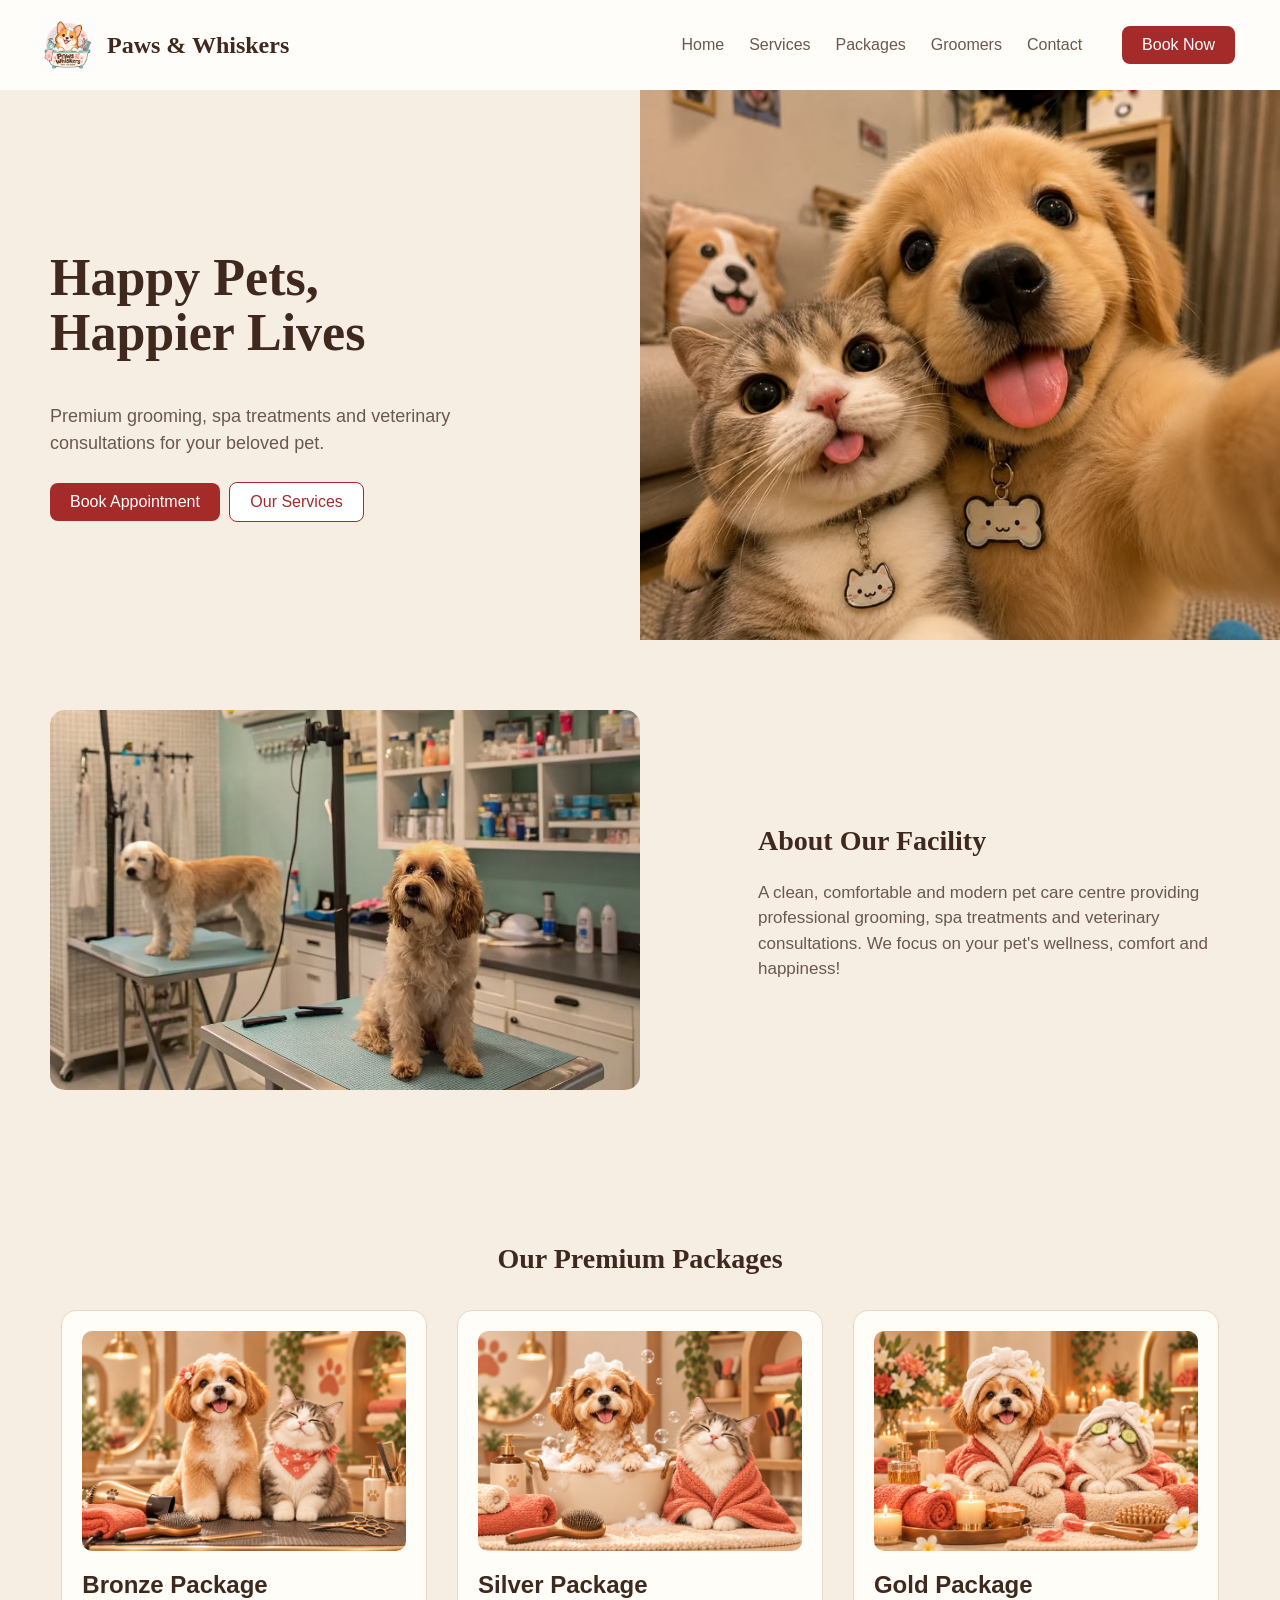
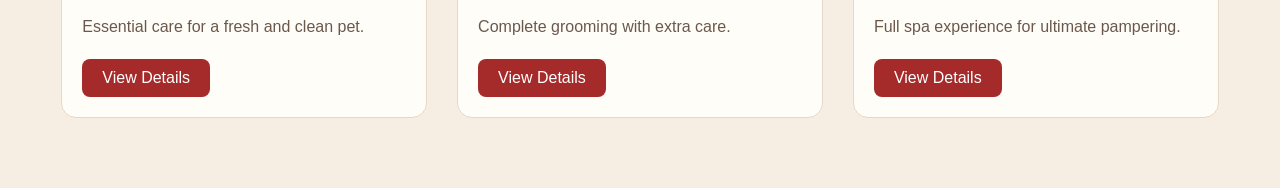
<file: index.html>
<!DOCTYPE html>
<html>

<head>
    <meta charset="UTF-8">
    <meta name="viewport" content="width=device-width, initial-scale=1.0">
    <title>Paws & Whiskers</title>

    <link rel="stylesheet" href="style.css">
    <link rel="stylesheet" href="index.css">
</head>

<body>

    <!-- Navigation Bar -->
    <nav class="navbar">

        <div class="nav-brand">

            <div class="nav-image-logo">
                <img src="images/Paws & Whiskers.png" alt="Paws & Whiskers Logo">
            </div>

            <div class="nav-title">
                <a href="index.html">Paws & Whiskers</a>
            </div>

        </div>

        <div class="nav-links">
            <a href="index.html">Home</a>
            <a href="service.html">Services</a>
            <a href="packages.html">Packages</a>
            <a href="groomers.html">Groomers</a>
            <a href="contact.html">Contact</a>
        </div>

        <a href="booking.html" class="button button-brown">
            Book Now
        </a>

    </nav>


    <!-- Main Section -->
    <section class="section">

        <div style="width:50%; padding-left:50px;">

            <h1 style="
                color:#3F281D;
                font-size:52px;
                font-family:Georgia, serif;
                line-height:1.05;
            ">
                Happy Pets,<br>
                Happier Lives
            </h1>

            <p style="
                color:#6B584D;
                font-size:18px;
                line-height:1.5;
                max-width:420px;
                margin-bottom:25px;
            ">
                Premium grooming, spa treatments and
                veterinary consultations for your beloved pet.
            </p>

            <a href="booking.html" class="button button-brown">
                Book Appointment
            </a>

            <a href="service.html" class="button button-white">
                Our Services
            </a>

        </div>


        <div style="width:50%;">

            <img
                src="images/dog-cat.jpg"
                alt="Dog and Cat"
                style="
                    width:100%;
                    height:550px;
                    object-fit:cover;
                    display:block;
                "
            >

        </div>

    </section>


    <!-- About Our Facility -->
    <section class="section facility-section">

        <div style="width:50%;">

            <img
                src="images/pet_saloon.jpg"
                alt="Salon Image"
                style="
                    width:100%;
                    height:380px;
                    object-fit:cover;
                    object-position:center 70%;
                    border-radius:15px;
                    display:block;
                "
            >

        </div>


        <div style="width:40%;">

            <h1 class="section-title">
                About Our   Facility
            </h1>

            <p style="font-size:17px; line-height:1.5;">
                A clean, comfortable and modern pet care centre
                providing professional grooming, spa treatments
                and veterinary consultations. We focus on your
                pet's wellness, comfort and happiness!
            </p>

        </div>

    </section>


    <!-- Premium Packages -->
    <section class="package-section">

        <h1 class="section-title">
            Our Premium Packages
        </h1>


        <div class="package-container">

            <!-- Bronze Package -->
            <div class="package-card">

                <img src="images/bronze_tier.png" alt="Bronze Package">

                <h2>Bronze Package</h2>

                <p>
                    Essential care for a fresh and clean pet.
                </p>

                <a href="packages.html" class="button button-brown">
                    View Details
                </a>

            </div>


            <!-- Silver Package -->
            <div class="package-card">

                <img src="images/silver_tier.png" alt="Silver Package">

                <h2>Silver Package</h2>

                <p>
                    Complete grooming with extra care.
                </p>

                <a href="packages.html" class="button button-brown">
                    View Details
                </a>

            </div>


            <!-- Gold Package -->
            <div class="package-card">

                <img src="images/gold_tier.png" alt="Gold Package">

                <h2>Gold Package</h2>

                <p>
                    Full spa experience for ultimate pampering.
                </p>

                <a href="packages.html" class="button button-brown">
                    View Details
                </a>

            </div>

        </div>

    </section>

</body>

</html>
</file>
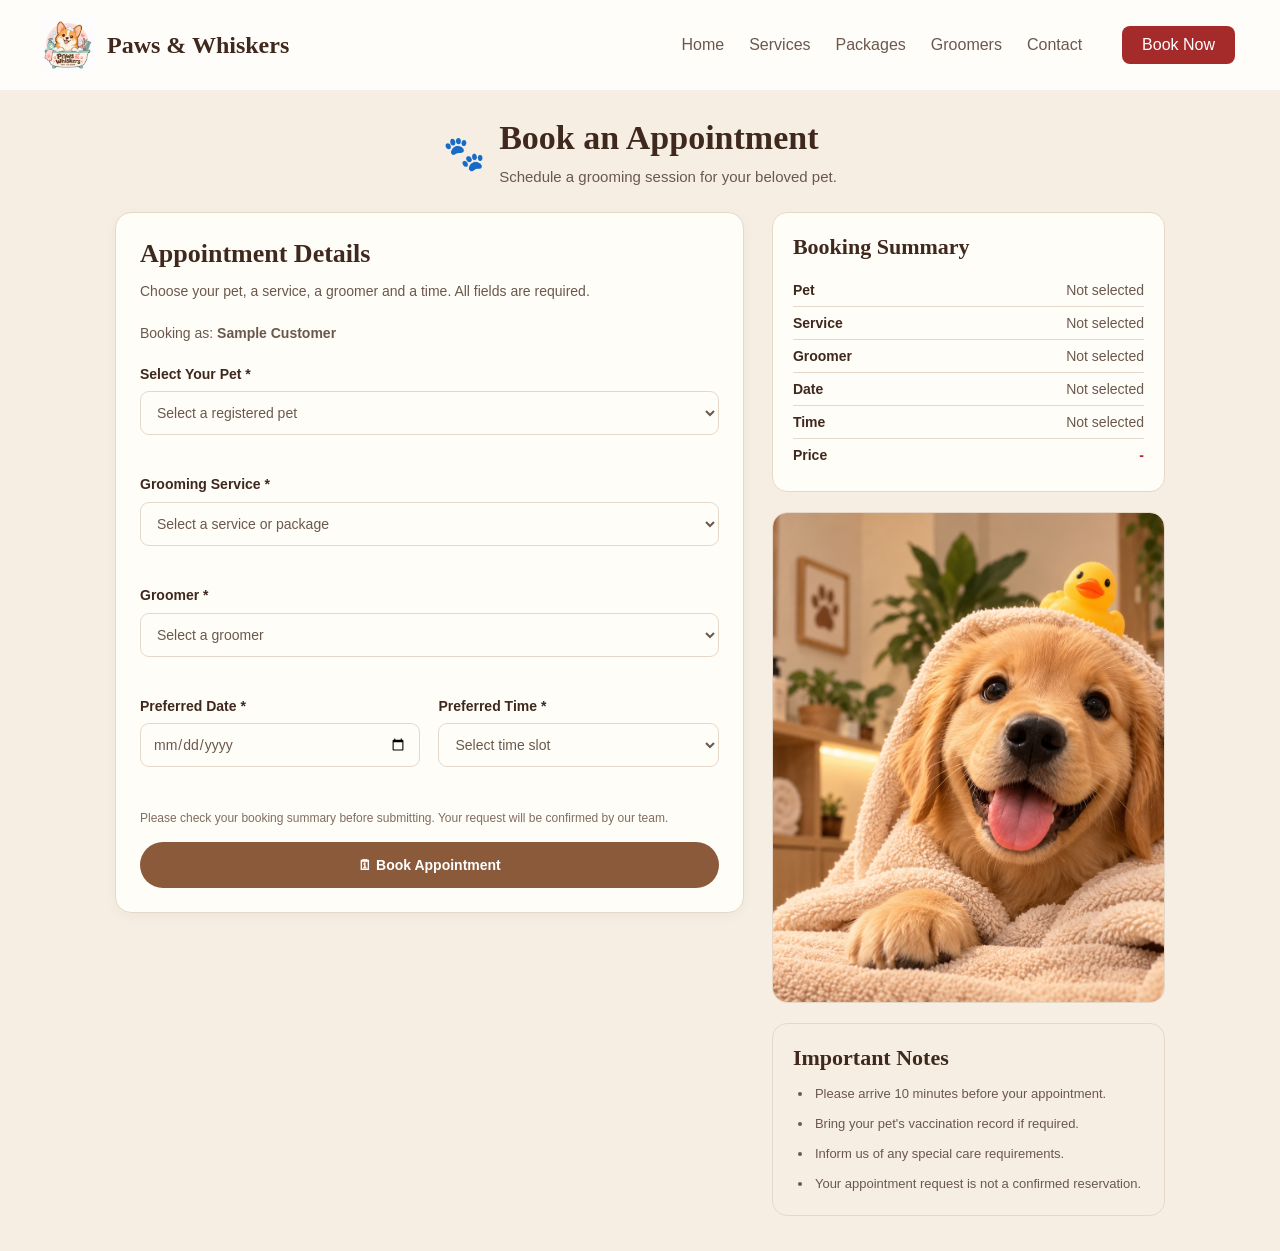
<file: booking.html>
<!DOCTYPE html>
<html lang="en">
<head>
    <meta charset="UTF-8">
    <meta name="viewport" content="width=device-width, initial-scale=1.0">
    <title>Booking | Paws &amp; Whiskers</title>

    <!-- Shared website styling -->
    <link rel="stylesheet" href="style.css">
    <!-- Booking page styling -->
    <link rel="stylesheet" href="booking.css">
    <!-- Field error and message styling -->
    <link rel="stylesheet" href="auth.css">
</head>

<body>

    <!-- Navigation Bar: existing design preserved -->
    <nav class="navbar" aria-label="Main navigation">
<div class="nav-brand">
    <!-- Website Logo -->
    <a href="index.html" class="nav-image-logo">
        <img src="images/Paws & Whiskers.png" alt="Paws & Whiskers Logo">
    </a>
    <!-- Website Name -->
    <div class="nav-title">
        <a href="index.html">Paws &amp; Whiskers</a>
    </div>
</div>
        <div class="nav-links">
            <a href="index.html">Home</a>
            <a href="service.html">Services</a>
            <a href="packages.html">Packages</a>
            <a href="groomers.html">Groomers</a>
            <a href="contact.html">Contact</a>
        </div>
        <a href="booking.html" class="button button-brown">
            Book Now
        </a>
    </nav>


    <!-- Main Booking Page -->
    <main class="booking-page">
        <!-- Centered Page Heading -->
        <header class="booking-header">
            <span class="booking-paw" aria-hidden="true">🐾</span>
            <div class="booking-heading-text">
                <h1>Book an Appointment</h1>
                <p>
                    Schedule a grooming session for your beloved pet.
                </p>
            </div>
        </header>


        <!-- Main Two-Column Layout -->
        <div class="booking-container">
            <!-- LEFT COLUMN: Booking Form -->
            <section class="booking-card">
                <h2 class="section-title">
                    Appointment Details
                </h2>
                <p class="booking-description">
                    Choose your pet, a service, a groomer and a time.
                    All fields are required.
                </p>

                <!-- BACKEND INTEGRATION (Faith): show the logged-in customer's name -->
                <p class="booking-description">
                    Booking as: <strong>Sample Customer</strong>
                </p>


                <!-- Feedback message (errors / success) -->
                <!-- BACKEND INTEGRATION (Faith): server booking errors can be shown here -->
                <div id="form-message" class="form-message" role="alert"></div>


                <!-- Booking Form -->
                <!-- BACKEND INTEGRATION (Faith): set the action to the agreed PHP file -->
                <form id="bookingForm" method="post" action="" novalidate>
                    <div class="booking-form-grid">

                        <!-- Registered Pet -->
                        <div class="form-group full-width">
                            <label for="booking-pet">
                                Select Your Pet *
                            </label>
                            <!--
                                BACKEND INTEGRATION (Faith):
                                Create one option for each of the customer's pets.
                                value = the pet's ID, data-type = Dog, Cat or Rabbit.
                                If the customer has no pets, show a message with a
                                link to dashboard.php so they can add one first.
                            -->
                            <select id="booking-pet" name="pet_id">
                                <option value="">Select a registered pet</option>
                                <!-- SAMPLE DATA START -->
                                <option value="1" data-type="Dog">Buddy (Dog)</option>
                                <option value="2" data-type="Cat">Milo (Cat)</option>
                                <option value="3" data-type="Rabbit">Snowy (Rabbit)</option>
                                <!-- SAMPLE DATA END -->
                            </select>
                            <p class="field-error" id="booking-pet-error"></p>
                        </div>


                        <!-- Grooming Service -->
                        <div class="form-group full-width">
                            <label for="booking-service">
                                Grooming Service *
                            </label>
                            <!--
                                BACKEND INTEGRATION (Faith):
                                Names, prices and pet types copied from service.html
                                and packages.html. Replace with services from the
                                database. data-pets lists the animals the service
                                is available for.
                            -->
                            <select id="booking-service" name="service">
                                <option value="">Select a service or package</option>
                                <optgroup label="Services">
                                    <option value="Basic Bath" data-price="30" data-pets="Dog Cat">Basic Bath - RM30</option>
                                    <option value="Full Grooming" data-price="60" data-pets="Dog Cat">Full Grooming - RM60</option>
                                    <option value="Hair Trimming" data-price="40" data-pets="Dog Cat">Hair Trimming - RM40</option>
                                    <option value="Nail Clipping" data-price="15" data-pets="Dog Cat Rabbit">Nail Clipping - RM15</option>
                                    <option value="Ear Cleaning" data-price="20" data-pets="Dog Cat">Ear Cleaning - RM20</option>
                                    <option value="Dental Cleaning" data-price="25" data-pets="Dog Cat">Dental Cleaning - RM25</option>
                                    <option value="De-shedding" data-price="40" data-pets="Dog Cat">De-shedding - RM40</option>
                                    <option value="Spa Treatment" data-price="50" data-pets="Dog Cat Rabbit">Spa Treatment - RM50</option>
                                </optgroup>
                                <optgroup label="Packages">
                                    <option value="Bronze Package" data-price="50" data-pets="Dog Cat">Bronze Package - RM50</option>
                                    <option value="Silver Package" data-price="80" data-pets="Dog Cat">Silver Package - RM80</option>
                                    <option value="Gold Package" data-price="120" data-pets="Dog Cat">Gold Package - RM120</option>
                                </optgroup>
                            </select>
                            <p class="field-error" id="booking-service-error"></p>
                        </div>


                        <!-- Groomer -->
                        <div class="form-group full-width">
                            <label for="booking-groomer">
                                Groomer *
                            </label>
                            <!-- BACKEND INTEGRATION (Faith): replace with groomers from the database (value = groomer ID) -->
                            <select id="booking-groomer" name="groomer">
                                <option value="">Select a groomer</option>
                                <option value="Sophie Wong">Sophie Wong - Cat grooming</option>
                                <option value="Alice Tan">Alice Tan - Small dog grooming</option>
                                <option value="Ryan Lim">Ryan Lim - Large dog grooming</option>
                                <option value="Daniel Ng">Daniel Ng - Rabbit grooming</option>
                            </select>
                            <p class="field-error" id="booking-groomer-error"></p>
                        </div>


                        <!-- Booking Date -->
                        <div class="form-group">
                            <label for="booking-date">
                                Preferred Date *
                            </label>
                            <input
                                type="date"
                                id="booking-date"
                                name="booking_date"
                            >
                            <p class="field-error" id="booking-date-error"></p>
                        </div>


                        <!-- Booking Time -->
                        <div class="form-group">
                            <label for="booking-time">
                                Preferred Time *
                            </label>
                            <select id="booking-time" name="booking_time">
                                <option value="">Select time slot</option>
                                <option value="09:00">09:00 AM</option>
                                <option value="10:00">10:00 AM</option>
                                <option value="11:00">11:00 AM</option>
                                <option value="12:00">12:00 PM</option>
                                <option value="13:00">01:00 PM</option>
                                <option value="14:00">02:00 PM</option>
                                <option value="15:00">03:00 PM</option>
                                <option value="16:00">04:00 PM</option>
                                <option value="17:00">05:00 PM</option>
                            </select>
                            <p class="field-error" id="booking-time-error"></p>
                        </div>
                    </div>


                    <!-- Disclaimer -->
                    <p class="booking-disclaimer">
                        Please check your booking summary before submitting.
                        Your request will be confirmed by our team.
                    </p>


                    <!-- Submit Button -->
                    <button
                        type="submit"
                        class="booking-submit"
                    >
                        🗓 Book Appointment
                    </button>
                </form>
            </section>


            <!-- RIGHT COLUMN: Image and Important Notes -->
            <aside class="booking-sidebar">
                <!-- Booking Summary (filled in by booking.js) -->
                <section class="booking-notes booking-summary">
                    <h2>Booking Summary</h2>
                    <dl>
                        <div>
                            <dt>Pet</dt>
                            <dd id="summary-pet">Not selected</dd>
                        </div>
                        <div>
                            <dt>Service</dt>
                            <dd id="summary-service">Not selected</dd>
                        </div>
                        <div>
                            <dt>Groomer</dt>
                            <dd id="summary-groomer">Not selected</dd>
                        </div>
                        <div>
                            <dt>Date</dt>
                            <dd id="summary-date">Not selected</dd>
                        </div>
                        <div>
                            <dt>Time</dt>
                            <dd id="summary-time">Not selected</dd>
                        </div>
                        <div>
                            <dt>Price</dt>
                            <dd id="summary-price">-</dd>
                        </div>
                    </dl>
                </section>


                <!-- Puppy Image -->
                <div class="booking-image-card">
                    <img
                        src="images/booking-puppy.png"
                        alt="Happy golden retriever wrapped in a towel after a bath"
                        class="booking-pet-image"
                    >
                </div>


                <!-- Important Notes -->
                <section class="booking-notes">
                    <h2>Important Notes</h2>
                    <ul>
                        <li>
                            Please arrive 10 minutes before your appointment.
                        </li>
                        <li>
                            Bring your pet's vaccination record if required.
                        </li>
                        <li>
                            Inform us of any special care requirements.
                        </li>
                        <li>
                            Your appointment request is not a confirmed reservation.
                        </li>
                    </ul>
                </section>
            </aside>
        </div>
    </main>


    <!-- Shared form helpers (showError, clearError, showFormMessage) -->
    <script src="auth.js"></script>
    <!-- Booking form validation and summary -->
    <script src="booking.js"></script>
</body>
</html>
</file>
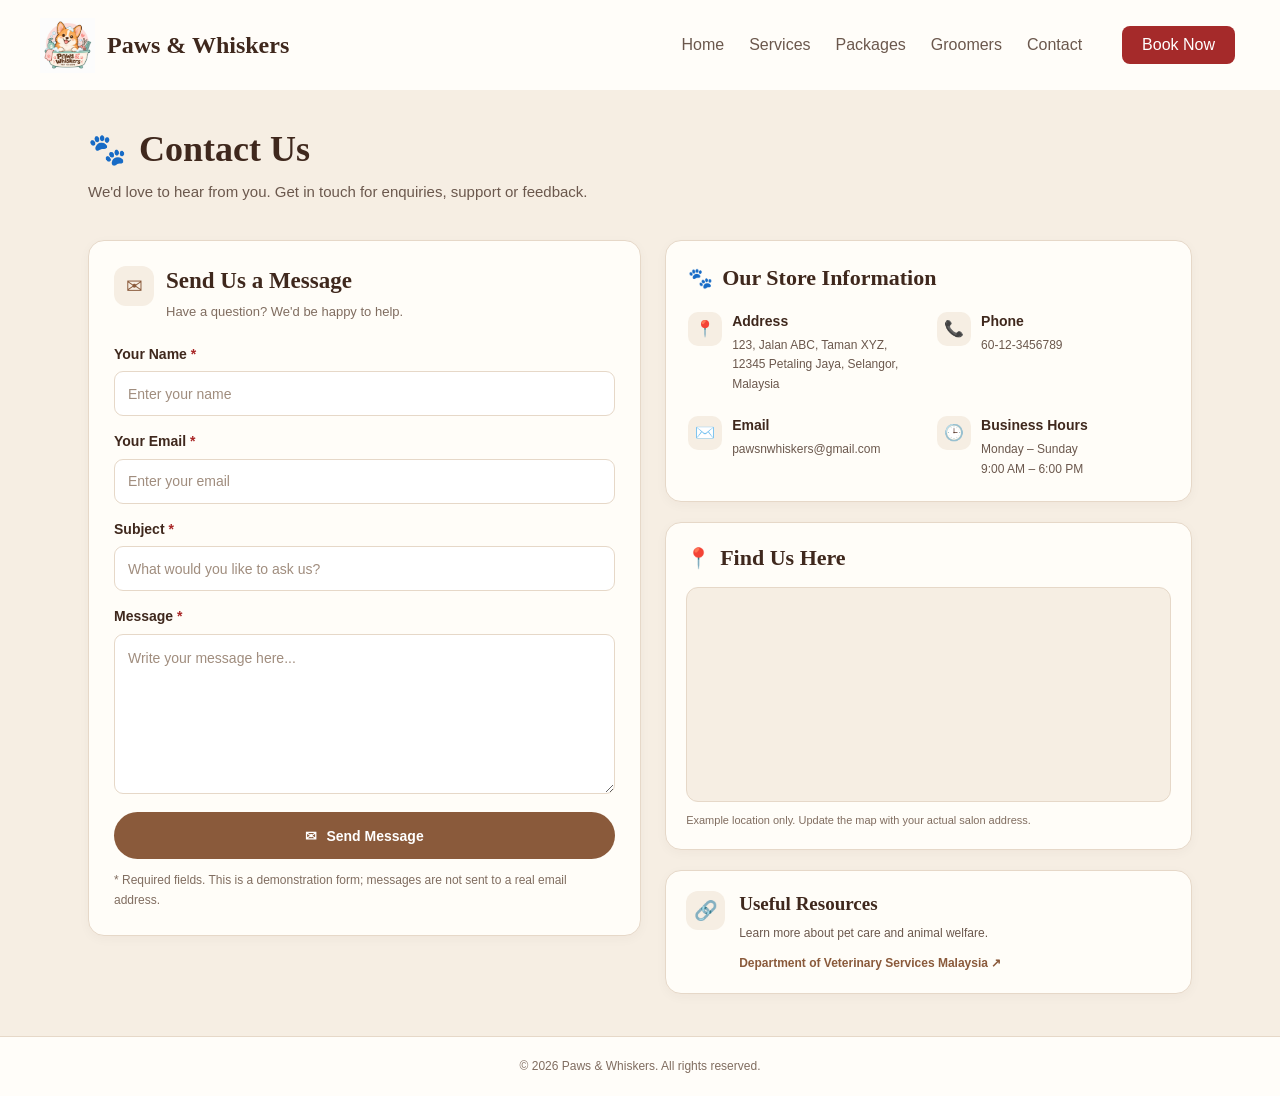
<file: contact.html>
<!DOCTYPE html>
<html lang="en">
<head>
    <meta charset="UTF-8">
    <meta name="viewport" content="width=device-width, initial-scale=1.0">
    <title>Contact Us | Paws & Whiskers</title>
    <!-- Shared website styles -->
    <link rel="stylesheet" href="style.css">
    <!-- Contact page styles -->
    <link rel="stylesheet" href="contact.css">
</head>

<body class="contact-page">
        <!-- Navigation Bar: existing design preserved -->
    <nav class="navbar" aria-label="Main navigation">
<div class="nav-brand">
    <!-- Website Logo -->
    <a href="index.html" class="nav-image-logo">
        <img src="images/Paws & Whiskers.png" alt="Paws & Whiskers Logo">
    </a>
    <!-- Website Name -->
    <div class="nav-title">
        <a href="index.html">Paws &amp; Whiskers</a>
    </div>
</div>
        <div class="nav-links">
            <a href="index.html">Home</a>
            <a href="service.html">Services</a>
            <a href="packages.html">Packages</a>
            <a href="groomers.html">Groomers</a>
            <a href="contact.html">Contact</a>
        </div>
        <a href="booking.html" class="button button-brown">
            Book Now
        </a>
    </nav>


    <!-- Main Contact -->

    <main class="contact-main">
        <!-- Page Heading -->
        <section class="contact-hero">
            <div class="contact-heading">
                <div class="contact-title-row">
                    <span class="contact-title-paw" aria-hidden="true">
                        🐾
                    </span>
                    <h1>Contact Us</h1>
                </div>
                <p>
                    We'd love to hear from you. Get in touch for enquiries,
                    support or feedback.
                </p>
            </div>
        </section>


        <div class="contact-content">
            <section class="contact-form-card">
                <div class="contact-card-heading">
                    <span class="contact-small-icon" aria-hidden="true">
                        ✉
                    </span>
                    <div>
                        <h2>Send Us a Message</h2>
                        <p>
                            Have a question? We'd be happy to help.
                        </p>
                    </div>
                </div>


                <!-- Contact Form -->
                <form class="contact-form" id="contactForm">
                    <!-- Name -->
                    <div class="contact-form-group">
                        <label for="contact-name">
                            Your Name <span>*</span>
                        </label>
                        <input
                            type="text"
                            id="contact-name"
                            name="name"
                            placeholder="Enter your name"
                            autocomplete="name"
                            required
                        >
                    </div>


                    <!-- Email -->
                    <div class="contact-form-group">
                        <label for="contact-email">
                            Your Email <span>*</span>
                        </label>
                        <input
                            type="email"
                            id="contact-email"
                            name="email"
                            placeholder="Enter your email"
                            autocomplete="email"
                            required
                        >
                    </div>

                    <!-- Subject -->
                    <div class="contact-form-group">
                        <label for="contact-subject">
                            Subject <span>*</span>
                        </label>
                        <input
                            type="text"
                            id="contact-subject"
                            name="subject"
                            placeholder="What would you like to ask us?"
                            required
                        >
                    </div>


                    <!-- Message -->
                    <div class="contact-form-group">
                        <label for="contact-message">
                            Message <span>*</span>
                        </label>
                        <textarea
                            id="contact-message"
                            name="message"
                            placeholder="Write your message here..."
                            rows="6"
                            required
                        ></textarea>
                    </div>


                    <!-- Submit Button -->
                    <button
                        type="submit"
                        class="contact-submit"
                    >
                        <span aria-hidden="true">✉</span>
                        Send Message
                    </button>


                    <p class="contact-form-note">
                        * Required fields. This is a demonstration form;
                        messages are not sent to a real email address.
                    </p>
                </form>
            </section>



            <div class="contact-right">
                <section class="contact-info-card">
                    <div class="contact-section-heading">
                        <span aria-hidden="true">🐾</span>
                        <h2>Our Store Information</h2>
                    </div>

                    <div class="contact-info-grid">
                        <!-- Address -->
                        <div class="contact-info-item">
                            <div class="contact-info-icon" aria-hidden="true">
                                📍
                            </div>
                            <div class="contact-info-text">
                                <h3>Address</h3>
                                <p>
                                    123, Jalan ABC, Taman XYZ, 12345 Petaling Jaya, Selangor, Malaysia
                                </p>
                            </div>
                        </div>


                        <!-- Phone -->
                        <div class="contact-info-item">
                            <div class="contact-info-icon" aria-hidden="true">
                                📞
                            </div>
                            <div class="contact-info-text">
                                <h3>Phone</h3>
                                <p>
                                    60-12-3456789
                                </p>
                            </div>
                        </div>



                        <!-- Email -->
                        <div class="contact-info-item">
                            <div class="contact-info-icon" aria-hidden="true">
                                ✉️
                            </div>
                            <div class="contact-info-text">
                                <h3>Email</h3>
                                <p>
                                    pawsnwhiskers@gmail.com
                                </p>
                            </div>
                        </div>


                        <!-- Business Hours -->
                        <div class="contact-info-item">
                            <div class="contact-info-icon" aria-hidden="true">
                                🕒
                            </div>
                            <div class="contact-info-text">
                                <h3>Business Hours</h3>
                                <p>Monday – Sunday</p>
                                <p>9:00 AM – 6:00 PM</p>
                            </div>
                        </div>
                    </div>
                </section>

                <section class="contact-map">
                    <div class="contact-section-heading">
                        <span aria-hidden="true">📍</span>
                        <h2>Find Us Here</h2>
                    </div>

                    <div class="contact-map-frame">
                        <iframe
                            src="https://www.google.com/maps?q=Petaling+Jaya%2C+Selangor&output=embed"
                            title="Example map showing Petaling Jaya, Selangor"
                            loading="lazy"
                            referrerpolicy="no-referrer-when-downgrade"
                            allowfullscreen
                        ></iframe>
                    </div>
                    <p class="contact-map-note">
                        Example location only. Update the map with your
                        actual salon address.
                    </p>
                </section>


                <section class="contact-resources">
                    <div class="resource-icon" aria-hidden="true">
                        🔗
                    </div>
                    <div class="resource-content">
                        <h2>Useful Resources</h2>
                        <p>
                            Learn more about pet care and animal welfare.
                        </p>
                        <a
                            href="https://www.dvs.gov.my/"
                            target="_blank"
                            rel="noopener noreferrer"
                        >
                            Department of Veterinary Services Malaysia

                            <span aria-hidden="true">↗</span>
                        </a>
                    </div>
                </section>
            </div>
        </div>
    </main>


    <footer class="contact-footer">
        <p>
            &copy; 2026 Paws & Whiskers. All rights reserved.
        </p>
    </footer>
    <script>
        const contactForm = document.getElementById("contactForm");
        contactForm.addEventListener("submit", function (event) {
            event.preventDefault();
            if (!contactForm.checkValidity()) {
                contactForm.reportValidity();
                return;
            }
            const customerName =
                document.getElementById("contact-name").value.trim();
            alert(
                "Thank you, " + customerName + "!\n\n" +
                "Your message has been submitted successfully.\n\n" +
                "Please note that this is a demonstration form. " +
                "Your message has not been sent to a real email address."
            );
            contactForm.reset();
        });
    </script>
</body>
</html>
</file>
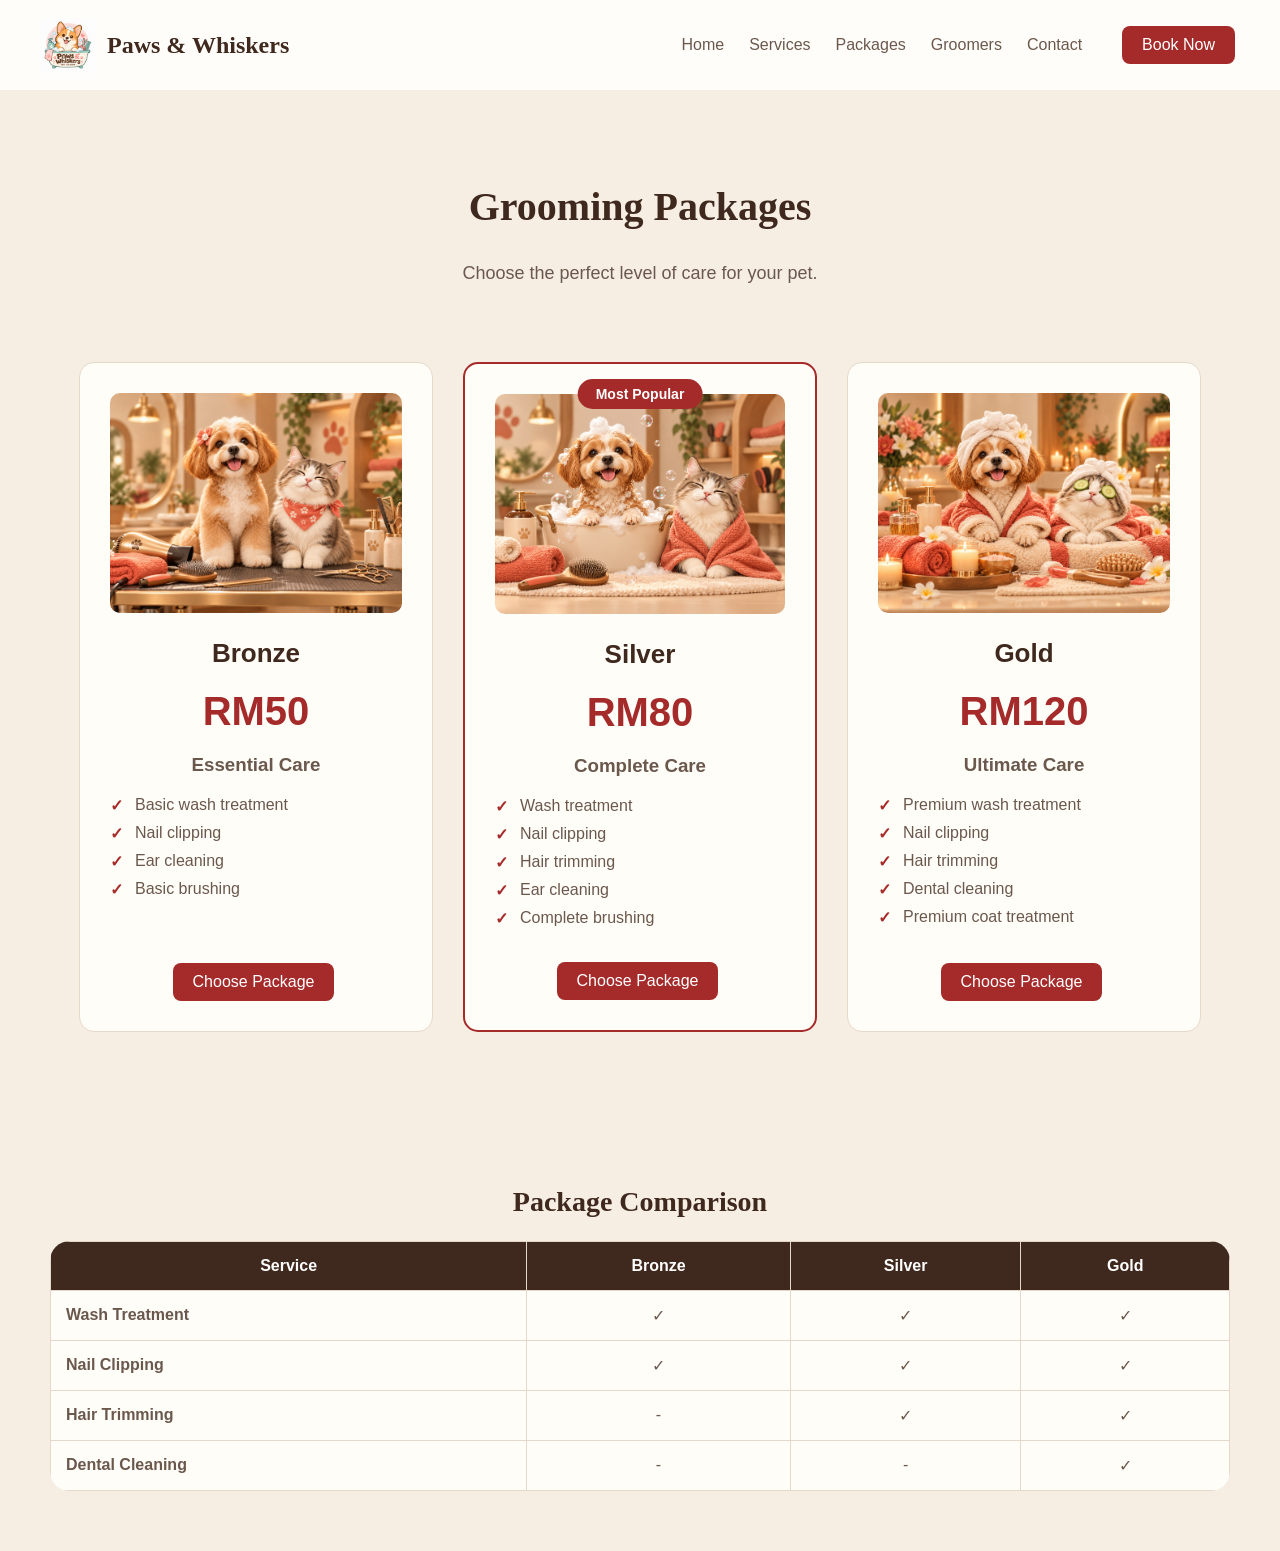
<file: packages.html>
<!DOCTYPE html>

<html>

<head>
    <meta charset="UTF-8">
    <meta name="viewport" content="width=device-width, initial-scale=1.0">
    <title>Packages - Paws & Whiskers</title>

    <link rel="stylesheet" href="style.css">
    <link rel="stylesheet" href="packages.css">
</head>

<body>

    <!-- Navigation Bar -->
    <nav class="navbar">

        <div class="nav-brand">

            <div class="nav-image-logo">
                <img src="images/Paws & Whiskers.png" alt="Paws & Whiskers Logo">
            </div>

            <div class="nav-title">
                <a href="index.html">Paws & Whiskers</a>
            </div>

        </div>

        <div class="nav-links">
            <a href="index.html">Home</a>
            <a href="service.html">Services</a>
            <a href="packages.html">Packages</a>
            <a href="groomers.html">Groomers</a>
            <a href="contact.html">Contact</a>
        </div>

        <a href="booking.html" class="button button-brown">
            Book Now
        </a>

    </nav>


    <!-- Package Page Title -->
    <section class="package-header">

        <h1 class="page-title">
            Grooming Packages
        </h1>

        <p>
            Choose the perfect level of care for your pet.
        </p>

    </section>


    <!-- Package Cards -->
    <section class="package-container">

        <!-- Bronze -->
        <div class="package-card">

            <img src="images/bronze_tier.png" class="package-image-bronze" alt="Bronze Package">

            <h2>Bronze</h2>
            <h1>RM50</h1>
            <h3>Essential Care</h3>

            <ul>
                <li>Basic wash treatment</li>
                <li>Nail clipping</li>
                <li>Ear cleaning</li>
                <li>Basic brushing</li>
            </ul>

            <a href="booking.html" class="button button-brown">
                Choose Package
            </a>

        </div>


        <!-- Silver -->
        <div class="package-card package-popular">

            <div class="popular-label">
                Most Popular
            </div>
            <img src="images/silver_tier.png" class="package-image-silver" alt="Silver Package">
            <h2>Silver</h2>

            <h1>RM80</h1>

            <h3>Complete Care</h3>

            <ul>
                <li>Wash treatment</li>
                <li>Nail clipping</li>
                <li>Hair trimming</li>
                <li>Ear cleaning</li>
                <li>Complete brushing</li>
            </ul>

            <a href="booking.html" class="button button-brown">
                Choose Package
            </a>

        </div>


        <!-- Gold -->
        <div class="package-card">
            <img src="images/gold_tier.png" class="package-image-gold" alt="Gold Package">
            <h2>Gold</h2>

            <h1>RM120</h1>

            <h3>Ultimate Care</h3>

            <ul>
                <li>Premium wash treatment</li>
                <li>Nail clipping</li>
                <li>Hair trimming</li>
                <li>Dental cleaning</li>
                <li>Premium coat treatment</li>
            </ul>

            <a href="booking.html" class="button button-brown">
                Choose Package
            </a>

        </div>

    </section>


    <!-- Comparison Table -->
    <section class="comparison-section">

        <h1 class="section-title">
            Package Comparison
        </h1>

        <div class="table-container">
            <table>

                <tr>
                    <th>Service</th>
                    <th>Bronze</th>
                    <th>Silver</th>
                    <th>Gold</th>
                </tr>

                <tr>
                    <td>Wash Treatment</td>
                    <td>✓</td>
                    <td>✓</td>
                    <td>✓</td>
                </tr>

                <tr>
                    <td>Nail Clipping</td>
                    <td>✓</td>
                    <td>✓</td>
                    <td>✓</td>
                </tr>

                <tr>
                    <td>Hair Trimming</td>
                    <td>-</td>
                    <td>✓</td>
                    <td>✓</td>
                </tr>

                <tr>
                    <td>Dental Cleaning</td>
                    <td>-</td>
                    <td>-</td>
                    <td>✓</td>
                </tr>

            </table>
        </div>
        
    </section>

</body>

</html>
</file>
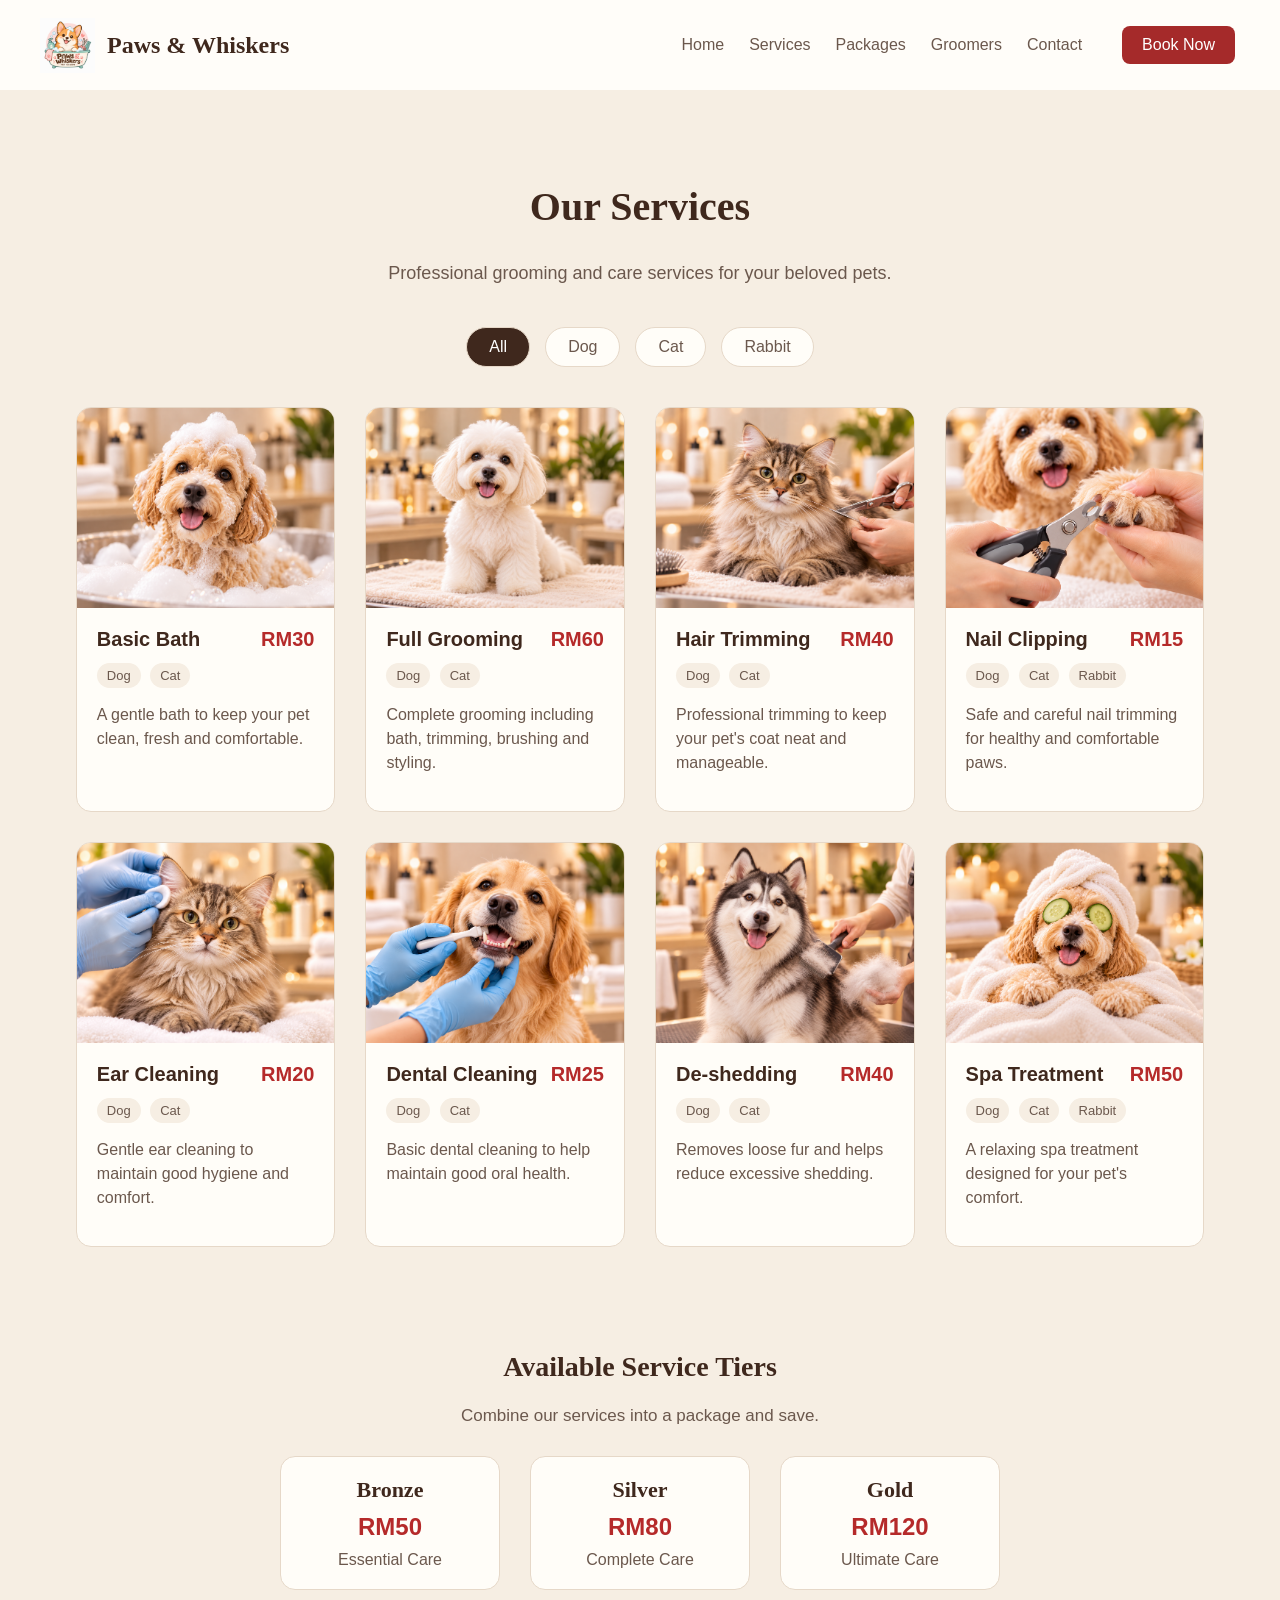
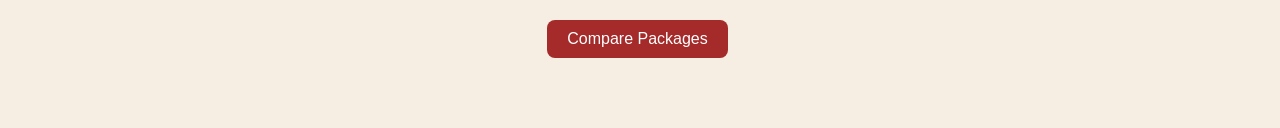
<file: service.html>
<!DOCTYPE html>

<html>

<head>
    <meta charset="UTF-8">
    <meta name="viewport" content="width=device-width, initial-scale=1.0">
    <title>Services - Paws & Whiskers</title>

    <link rel="stylesheet" href="style.css">
    <link rel="stylesheet" href="service.css">
</head>

<body>

    <!-- Navigation Bar -->
    <nav class="navbar">

        <div class="nav-brand">

            <div class="nav-image-logo">
                <img src="images/Paws & Whiskers.png" alt="Paws & Whiskers Logo">
            </div>

            <div class="nav-title">
                <a href="index.html">Paws & Whiskers</a>
            </div>

        </div>

        <div class="nav-links">
            <a href="index.html">Home</a>
            <a href="service.html">Services</a>
            <a href="packages.html">Packages</a>
            <a href="groomers.html">Groomers</a>
            <a href="contact.html">Contact</a>
        </div>

        <a href="booking.html" class="button button-brown">
            Book Now
        </a>

    </nav>


    <!-- Page Title -->
    <section class="service-header">

        <h1 class="page-title">Our Services</h1>

        <p>
            Professional grooming and care services for your beloved pets.
        </p>

    </section>


    <!-- Filter Buttons -->
    <section class="filter-container">

        <button type="button" class="filter-button active-filter" data-filter="All" aria-pressed="true">All</button>
        <button type="button" class="filter-button" data-filter="Dog" aria-pressed="false">Dog</button>
        <button type="button" class="filter-button" data-filter="Cat" aria-pressed="false">Cat</button>
        <button type="button" class="filter-button" data-filter="Rabbit" aria-pressed="false">Rabbit</button>

    </section>


    <!--
        BACKEND INTEGRATION (Faith):
        The service cards below are the current static content.
        When this page becomes service.php, create one "service-card"
        for each service in the database, keeping the same structure:
        image, name (h2), price (h3), one "pet-tag" span for each
        animal type, and the description (p).
        The category filter (service.js) reads the "pet-tag" spans,
        so no extra attributes are needed.
    -->

    <!-- Service Cards -->
    <section class="service-container" id="serviceList">


        <!-- Basic Bath -->
        <div class="service-card">

            <img src="images/basic_bath.png"
                 class="basic-bath-image"
                 alt="Basic Bath">

            <div class="service-card-content">

                <div class="service-title-row">
                    <h2>Basic Bath</h2>
                    <h3>RM30</h3>
                </div>

                <div>
                    <span class="pet-tag">Dog</span>
                    <span class="pet-tag">Cat</span>
                </div>

                <p>
                    A gentle bath to keep your pet clean,
                    fresh and comfortable.
                </p>

            </div>

        </div>


        <!-- Full Grooming -->
        <div class="service-card">

            <img src="images/full_grooming.png"
                 class="full-grooming-image"
                 alt="Full Grooming">

            <div class="service-card-content">

                <div class="service-title-row">
                    <h2>Full Grooming</h2>
                    <h3>RM60</h3>
                </div>

                <div>
                    <span class="pet-tag">Dog</span>
                    <span class="pet-tag">Cat</span>
                </div>

                <p>
                    Complete grooming including bath,
                    trimming, brushing and styling.
                </p>

            </div>

        </div>


        <!-- Hair Trimming -->
        <div class="service-card">

            <img src="images/hair_trimming.png"
                 class="hair-trimming-image"
                 alt="Hair Trimming">

            <div class="service-card-content">

                <div class="service-title-row">
                    <h2>Hair Trimming</h2>
                    <h3>RM40</h3>
                </div>

                <div>
                    <span class="pet-tag">Dog</span>
                    <span class="pet-tag">Cat</span>
                </div>

                <p>
                    Professional trimming to keep your
                    pet's coat neat and manageable.
                </p>

            </div>

        </div>


        <!-- Nail Clipping -->
        <div class="service-card">

            <img src="images/nail_clipping.png"
                 class="nail-clipping-image"
                 alt="Nail Clipping">

            <div class="service-card-content">

                <div class="service-title-row">
                    <h2>Nail Clipping</h2>
                    <h3>RM15</h3>
                </div>

                <div>
                    <span class="pet-tag">Dog</span>
                    <span class="pet-tag">Cat</span>
                    <span class="pet-tag">Rabbit</span>
                </div>

                <p>
                    Safe and careful nail trimming for
                    healthy and comfortable paws.
                </p>

            </div>

        </div>


        <!-- Ear Cleaning -->
        <div class="service-card">

            <img src="images/ear_cleaning.png"
                 class="ear-cleaning-image"
                 alt="Ear Cleaning">

            <div class="service-card-content">

                <div class="service-title-row">
                    <h2>Ear Cleaning</h2>
                    <h3>RM20</h3>
                </div>

                <div>
                    <span class="pet-tag">Dog</span>
                    <span class="pet-tag">Cat</span>
                </div>

                <p>
                    Gentle ear cleaning to maintain
                    good hygiene and comfort.
                </p>

            </div>

        </div>


        <!-- Dental Cleaning -->
        <div class="service-card">

            <img src="images/dental_cleaning.png"
                 class="dental-cleaning-image"
                 alt="Dental Cleaning">

            <div class="service-card-content">

                <div class="service-title-row">
                    <h2>Dental Cleaning</h2>
                    <h3>RM25</h3>
                </div>

                <div>
                    <span class="pet-tag">Dog</span>
                    <span class="pet-tag">Cat</span>
                </div>

                <p>
                    Basic dental cleaning to help maintain
                    good oral health.
                </p>

            </div>

        </div>


        <!-- De-shedding -->
        <div class="service-card">

            <img src="images/deshedding.png"
                 class="deshedding-image"
                 alt="De-shedding Treatment">

            <div class="service-card-content">

                <div class="service-title-row">
                    <h2>De-shedding</h2>
                    <h3>RM40</h3>
                </div>

                <div>
                    <span class="pet-tag">Dog</span>
                    <span class="pet-tag">Cat</span>
                </div>

                <p>
                    Removes loose fur and helps reduce
                    excessive shedding.
                </p>

            </div>

        </div>


        <!-- Spa Treatment -->
        <div class="service-card">

            <img src="images/spa_treatment.png"
                 class="spa-treatment-image"
                 alt="Spa Treatment">

            <div class="service-card-content">

                <div class="service-title-row">
                    <h2>Spa Treatment</h2>
                    <h3>RM50</h3>
                </div>

                <div>
                    <span class="pet-tag">Dog</span>
                    <span class="pet-tag">Cat</span>
                    <span class="pet-tag">Rabbit</span>
                </div>

                <p>
                    A relaxing spa treatment designed
                    for your pet's comfort.
                </p>

            </div>

        </div>

    </section>


    <!-- Shown by service.js when no service matches the chosen filter -->
    <p class="no-services-message" id="noServicesMessage" hidden>
        No services are available for this pet type yet.
    </p>


    <!-- Service Tiers -->
    <!--
        BACKEND INTEGRATION (Faith):
        These tiers use the names and prices from packages.html.
        Replace them with the tiers stored in the database
        (one "tier-card" per tier).
    -->
    <section class="tier-section">

        <h1 class="section-title">
            Available Service Tiers
        </h1>

        <p>
            Combine our services into a package and save.
        </p>

        <div class="tier-container">

            <!-- Bronze -->
            <div class="tier-card">
                <h2>Bronze</h2>
                <h3>RM50</h3>
                <p>Essential Care</p>
            </div>

            <!-- Silver -->
            <div class="tier-card">
                <h2>Silver</h2>
                <h3>RM80</h3>
                <p>Complete Care</p>
            </div>

            <!-- Gold -->
            <div class="tier-card">
                <h2>Gold</h2>
                <h3>RM120</h3>
                <p>Ultimate Care</p>
            </div>

        </div>

        <a href="packages.html" class="button button-brown">
            Compare Packages
        </a>

    </section>


    <!-- Service category filter -->
    <script src="service.js"></script>

</body>

</html>
</file>
<file: style.css>
/*General Styles*/

html,
body {
    background-color: #F6EEE3;
    color: #6B584D;

    margin: 0;
    padding: 0;

    width: 100%;
    min-height: 100%;

    font-family: Arial, Helvetica, sans-serif;
}

* {
    box-sizing: border-box;
}

img {
    max-width: 100%;
}


/* Page Title */

.page-title {
    color: #3F281D;

    font-family: Georgia, "Times New Roman", serif;
    font-size: 40px;
    font-weight: bold;
}


/* Section Title */

.section-title {
    color: #3F281D;

    font-family: Georgia, "Times New Roman", serif;
    font-size: 28px;
    font-weight: bold;
}


/*Card Container*/

.card {
    background-color: #FFFDF8;

    border: 1px solid #E6D8C8;
    border-radius: 15px;

    padding: 20px;
}


/* Buttons */

.button {
    display: inline-block;

    padding: 10px 20px;
    margin-right: 5px;

    border-radius: 8px;

    text-decoration: none;
}

.button-brown {
    background-color: brown;
    color: white;
}

.button-white {
    background-color: white;
    color: brown;

    border: 1px solid brown;
}


/* Body Text */

.normal-text {
    color: #6B584D;
}


/* Navigation Bar */

.navbar {
    display: flex;
    align-items: center;
    justify-content: space-between;

    width: 100%;
    min-height: 90px;

    padding: 15px 40px;

    background-color: #FFFDF9;
}


/* Logo and brand */

.nav-brand {
    display: flex;
    align-items: center;

    gap: 12px;

    flex-shrink: 0;
}

.nav-image-logo img {
    display: block;

    width: 55px;
    height: 55px;

    object-fit: contain;
}

.nav-title a {
    color: #3F281D;

    text-decoration: none;

    font-family: Georgia, "Times New Roman", serif;
    font-size: 24px;
    font-weight: bold;
}


/* Navigation links */

.nav-links {
    display: flex;
    align-items: center;

    gap: 25px;

    margin-left: auto;
    margin-right: 40px;
}

.nav-links a {
    color: #6B584D;

    text-decoration: none;

    transition: color 0.2s ease;
}

.nav-links a:hover {
    color: #8A5A3B;
}


/* General Section */

.section {
    display: flex;
    align-items: center;
    justify-content: space-between;

    width: 100%;
}


/* hared Form Styles */

.form-group {
    min-width: 0;
}

.form-group label {
    font-weight: bold;
}

.form-group input,
.form-group select,
.form-group textarea {
    max-width: 100%;
    font-family: inherit;
}


/* Responsive Styles */

@media (max-width: 900px) {

    .navbar {
        padding-right: 24px;
        padding-left: 24px;
    }

    /*
       On tablets the logo, links and button no longer fit
       on one line, so the links move to their own row
       under the logo and Book Now button.
    */
    .navbar {
        flex-wrap: wrap;
        row-gap: 12px;
    }

    .nav-links {
        order: 3;

        width: 100%;

        gap: 16px;
        margin-right: 0;
    }

}

@media (max-width: 600px) {

    .navbar {
        flex-wrap: wrap;
        gap: 14px;

        padding: 14px 16px;
    }

    .nav-title a {
        font-size: 21px;
    }

    .nav-links {
        flex-wrap: wrap;

        width: 100%;

        gap: 12px;

        margin: 0;
    }

    .nav-links a {
        font-size: 13px;
    }

    .page-title {
        font-size: 32px;
    }

    .section-title {
        font-size: 24px;
    }

}
</file>
<file: index.css>
/* FACILITY SECTION */

.facility-section {
    padding: 70px 50px;
    gap: 60px;
}


/* PREMIUM PACKAGE SECTION */

.package-section {
    padding: 60px 50px 70px 50px;
}

.package-section .section-title {
    text-align: center;
    margin-bottom: 35px;
}


/* PACKAGE CONTAINER */

.package-container {
    display: flex;
    justify-content: center;
    gap: 30px;
}


/* PACKAGE CARDS */

.package-card {
    width: 31%;
    background-color: #FFFDF8;
    border: 1px solid #E6D8C8;
    padding: 20px;
    border-radius: 15px;
}

.package-card img {
    width: 100%;
    height: 220px;
    object-fit: cover;
    object-position: center 20%;
    display: block;
    border-radius: 10px;
}

.package-card h2 {
    color: #3F281D;
    margin-top: 20px;
    margin-bottom: 10px;
}

.package-card p {
    line-height: 1.5;
    margin-bottom: 20px;
}


/* RESPONSIVE: TABLET */

@media (max-width: 900px) {

    .package-section {
        padding: 50px 24px 60px 24px;
    }

    .package-container {
        flex-wrap: wrap;
    }

    .package-card {
        width: 45%;
    }

}


/* RESPONSIVE: MOBILE PHONE */

@media (max-width: 760px) {

    /*
       The hero and facility sections use inline styles
       (style="width:50%"), so !important is needed here
       to override them on small screens.
    */

    .section {
        flex-direction: column;
        gap: 25px;
    }

    .section > div {
        width: 100% !important;
        padding: 0 20px !important;
    }

    .section img {
        height: 320px !important;
    }

    .section:first-of-type > div:first-child {
        padding-top: 30px !important;
    }

    .facility-section {
        padding: 40px 0;
    }

    .package-section {
        padding: 40px 20px 50px 20px;
    }

    .package-card {
        width: 100%;
        max-width: 420px;
    }

}
</file>
<file: booking.css>
/* Booking Page Stylesheet */


/* Booking Page Container */

.booking-page {
    width: 100%;
    max-width: 1090px;

    margin: 0 auto;
    padding: 18px 20px 35px;

    box-sizing: border-box;
}


/* Page Header */

.booking-header {
    display: flex;
    align-items: center;
    justify-content: center;

    gap: 14px;

    width: 100%;

    margin: 0 auto;
    padding: 10px 0 24px;

    text-align: left;
}

.booking-paw {
    flex-shrink: 0;

    font-size: 34px;
    line-height: 1;
}

.booking-heading-text {
    min-width: 0;
}

.booking-header h1 {
    margin: 0 0 7px;

    color: #3F281D;

    font-family: Georgia, "Times New Roman", serif;
    font-size: 34px;
    font-weight: bold;

    line-height: 1.2;
}

.booking-header p {
    margin: 0;

    color: #6B584D;

    font-size: 15px;
    line-height: 1.5;
}


/* Main two column layout for the booking form and sidebar */

.booking-container {
    display: grid;


    grid-template-columns:
        minmax(0, 1.6fr)
        minmax(0, 1fr);

    align-items: start;

    gap: 28px;

    width: 100%;
    margin: 0;
    padding: 0;
}


/* Booking Card: Form and Sidebar */

.booking-card {
    width: 100%;
    min-width: 0;

    padding: 24px;

    background: #FFFDF8;

    border: 1px solid #E6D8C8;
    border-radius: 16px;

    box-shadow: 0 3px 12px rgba(63, 40, 29, 0.04);
}

.booking-card .section-title {
    margin: 0 0 9px;

    color: #3F281D;

    font-family: Georgia, "Times New Roman", serif;
    font-size: 26px;
    font-weight: bold;

    line-height: 1.3;
}

.booking-description {
    margin: 0 0 20px;

    color: #6B584D;

    font-size: 14px;
    line-height: 1.6;
}

/* ==========================================
   NAVIGATION LOGO
   ========================================== */

.booking-page {
    position: relative;
}

.nav-brand {
    display: flex;
    align-items: center;
    gap: 12px;
    flex-shrink: 0;
}

.nav-image-logo {
    display: flex;
    align-items: center;
    justify-content: center;
    flex-shrink: 0;
}

.nav-image-logo img {
    display: block;
    width: 55px;
    height: 55px;
    object-fit: contain;
}

.nav-title a {
    color: #3F281D;
    text-decoration: none;
    font-family: Georgia, "Times New Roman", serif;
    font-size: 24px;
    font-weight: bold;
}


/* Form Grid*/

.booking-form-grid {
    display: grid;

    grid-template-columns: repeat(2, minmax(0, 1fr));

    column-gap: 18px;
    row-gap: 17px;

    width: 100%;
}


/* Individual form fields */

.booking-form-grid .form-group {
    display: flex;
    flex-direction: column;

    gap: 7px;

    min-width: 0;
    margin: 0;
}


/* Fields that occupy the entire row */

.booking-form-grid .form-group.full-width {
    grid-column: 1 / -1;
}


/* ==========================================
   FORM LABELS
   ========================================== */

.booking-form-grid .form-group label {
    display: block;

    margin: 0;

    color: #3F281D;

    font-size: 14px;
    font-weight: 600;

    line-height: 1.4;
}


/* ==========================================
   INPUTS AND SELECT MENUS
   ========================================== */

.booking-form-grid .form-group input,
.booking-form-grid .form-group select {
    display: block;

    width: 100%;
    min-width: 0;
    height: 44px;

    padding: 10px 12px;

    background: #FFFDF8;
    color: #6B584D;

    border: 1px solid #E6D8C8;
    border-radius: 9px;

    font-family: Arial, Helvetica, sans-serif;
    font-size: 14px;

    box-sizing: border-box;
}


/* Placeholder text */

.booking-form-grid .form-group input::placeholder {
    color: #A08D7E;
}


/* Focus state */

.booking-form-grid .form-group input:focus,
.booking-form-grid .form-group select:focus {
    outline: 2px solid #8A5A3B;
    outline-offset: 2px;

    border-color: #8A5A3B;
}


/* ==========================================
   BOOKING DISCLAIMER
   ========================================== */

.booking-disclaimer {
    margin: 19px 0 14px;

    color: #806D60;

    font-size: 12px;
    line-height: 1.6;
}


/* ==========================================
   SUBMIT BUTTON
   ========================================== */

.booking-submit {
    display: block;

    width: 100%;
    min-height: 46px;

    padding: 12px 18px;

    background: #8A5A3B;
    color: #FFFFFF;

    border: none;
    border-radius: 28px;

    font-family: Arial, Helvetica, sans-serif;
    font-size: 14px;
    font-weight: bold;

    cursor: pointer;

    transition:
        background 0.2s ease,
        transform 0.2s ease;
}

.booking-submit:hover {
    background: #70452D;
    transform: translateY(-1px);
}

.booking-submit:focus-visible {
    outline: 3px solid #C8A68C;
    outline-offset: 3px;
}


/* ==========================================
   RIGHT COLUMN: IMAGE AND NOTES
   ========================================== */

.booking-sidebar {
    display: flex;
    flex-direction: column;

    gap: 20px;

    width: 100%;
    min-width: 0;
}


/* ==========================================
   PUPPY IMAGE
   ========================================== */

.booking-image-card {
    width: 100%;
    min-width: 0;

    overflow: hidden;

    background: #F6EEE3;

    border: 1px solid #E6D8C8;
    border-radius: 15px;
}

.booking-pet-image {
    display: block;

    width: 100%;
    height: auto;

    /*
       Maintain a portrait image shape without
       stretching the original image.
    */

    aspect-ratio: 4 / 5;
    object-fit: cover;

    /*
       Adjust the vertical crop to help keep
       the puppy's face visible.
    */

    object-position: center 35%;

    border-radius: 14px;
}


/* Hide any previous image text overlay */

.booking-image-text {
    display: none !important;
}


/* ==========================================
   IMPORTANT NOTES CARD
   ========================================== */

.booking-notes {
    width: 100%;
    min-width: 0;

    padding: 20px;

    background: #F6EEE3;

    border: 1px solid #E6D8C8;
    border-radius: 15px;

    overflow-wrap: anywhere;
}

.booking-notes h2 {
    margin: 0 0 12px;

    color: #3F281D;

    font-family: Georgia, "Times New Roman", serif;
    font-size: 22px;
    font-weight: bold;

    line-height: 1.3;
}

.booking-notes ul {
    margin: 0;
    padding-left: 20px;
}

.booking-notes li {
    margin: 0 0 9px;
    padding-left: 2px;

    color: #6B584D;

    font-size: 13px;
    line-height: 1.6;
}

.booking-notes li:last-child {
    margin-bottom: 0;
}


/* ==========================================
   TABLET AND SMALL LAPTOP
   ========================================== */

@media (max-width: 1000px) {

    .booking-page {
        max-width: 850px;
        padding-right: 20px;
        padding-left: 20px;
    }

    .booking-container {
        grid-template-columns:
            minmax(0, 1.35fr)
            minmax(0, 1fr);

        gap: 20px;
    }

    .booking-card {
        padding: 20px;
    }

    .booking-card .section-title {
        font-size: 24px;
    }

    .booking-form-grid {
        column-gap: 14px;
        row-gap: 16px;
    }

    .booking-pet-image {
        aspect-ratio: 4 / 5;
        object-position: center 35%;
    }

}


/* ==========================================
   TABLET PORTRAIT
   ========================================== */

@media (max-width: 760px) {

    .booking-page {
        max-width: 620px;
        padding: 16px 20px 28px;
    }

    .booking-container {
        grid-template-columns: minmax(0, 1fr);
        gap: 24px;
    }

    .booking-header {
        padding-bottom: 20px;
    }

    .booking-sidebar {
        gap: 20px;
    }

    .booking-pet-image {
        aspect-ratio: 16 / 10;
        object-position: center 35%;
    }

    .booking-notes {
        padding: 20px;
    }

}


/* ==========================================
   MOBILE PHONE
   ========================================== */

@media (max-width: 480px) {

    .booking-page {
        padding: 12px 14px 24px;
    }

    .booking-header {
        justify-content: flex-start;
        align-items: flex-start;

        gap: 10px;

        padding: 16px 0 20px;
    }

    .booking-paw {
        padding-top: 3px;
        font-size: 25px;
    }

    .booking-header h1 {
        font-size: 26px;
        line-height: 1.25;
    }

    .booking-header p {
        font-size: 13px;
    }

    .booking-container {
        gap: 20px;
    }

    .booking-card {
        padding: 19px 15px;
    }

    .booking-card .section-title {
        font-size: 23px;
    }

    .booking-description {
        font-size: 13px;
    }

    /*
       Stack paired form fields vertically
       on narrow mobile screens.
    */

    .booking-form-grid {
        grid-template-columns: minmax(0, 1fr);
        row-gap: 16px;
    }

    .booking-form-grid .form-group.full-width {
        grid-column: auto;
    }

    .booking-form-grid .form-group label {
        font-size: 13px;
    }

    .booking-form-grid .form-group input,
    .booking-form-grid .form-group select {
        height: 44px;
        font-size: 14px;
    }

    .booking-disclaimer {
        font-size: 12px;
    }

    .booking-sidebar {
        gap: 18px;
    }

    .booking-pet-image {
        aspect-ratio: 4 / 3;
        object-position: center 35%;
    }

    .booking-notes {
        padding: 18px;
    }

    .booking-notes h2 {
        font-size: 21px;
    }

    .booking-notes li {
        font-size: 13px;
    }

}


/* ==========================================
   BOOKING SUMMARY CARD
   (uses the .booking-notes card style)
   ========================================== */

.booking-summary {
    background: #FFFDF8;
}

.booking-summary dl {
    margin: 0;
}

.booking-summary dl div {
    display: flex;
    justify-content: space-between;

    gap: 12px;

    padding: 8px 0;

    border-bottom: 1px solid #E6D8C8;

    font-size: 14px;
}

.booking-summary dl div:last-child {
    border-bottom: none;
}

.booking-summary dt {
    color: #3F281D;
    font-weight: bold;
}

.booking-summary dd {
    margin: 0;

    text-align: right;
}

#summary-price {
    color: #B52A2A;
    font-weight: bold;
}


/* Red border on dropdowns with an error (auth.css covers inputs) */

.booking-form-grid .form-group select.input-error {
    border-color: #B52A2A;
}
</file>
<file: auth.css>
/* Login and Register Page Stylesheet */

/*
   These pages reuse booking.css for the card, form grid,
   inputs and submit button. This file only adds the
   page width and the validation / feedback messages.
*/


/* Page Container */

.auth-page {
    width: 100%;
    max-width: 520px;

    margin: 0 auto;
    padding: 18px 20px 40px;
}

.auth-page.auth-page-wide {
    max-width: 700px;
}


/* Input with an error */

.booking-form-grid .form-group input.input-error {
    border-color: #B52A2A;
}


/* Error text under each field */

.field-error {
    min-height: 16px;

    margin: 0;

    color: #B52A2A;

    font-size: 12px;
    line-height: 1.4;
}


/* Small hint text under a field */

.field-hint {
    margin: 0;

    color: #806D60;

    font-size: 12px;
    line-height: 1.4;
}


/* Message box at the top of the form */

.form-message {
    display: none;

    margin: 0 0 18px;
    padding: 12px 14px;

    border-radius: 9px;

    font-size: 14px;
    line-height: 1.5;
}

.form-message.message-error {
    display: block;

    background-color: #FBEAEA;
    color: #B52A2A;

    border: 1px solid #E8BDBD;
}

.form-message.message-success {
    display: block;

    background-color: #EAF3E6;
    color: #2F6B3A;

    border: 1px solid #C5DDBE;
}


/* Space between the last field and the button */

.auth-page .booking-submit {
    margin-top: 18px;
}


/* Link to the other form */

.auth-switch {
    margin: 18px 0 0;

    text-align: center;

    font-size: 14px;
}

.auth-switch a {
    color: #8A5A3B;

    font-weight: bold;
}

.auth-switch a:hover {
    color: #70452D;
}
</file>
<file: contact.css>
.contact-page {
    background-color: #F6EEE3;
    color: #6B584D;

    margin: 0;
    min-height: 100vh;

    font-family: Arial, Helvetica, sans-serif;
}

.contact-page *,
.contact-page *::before,
.contact-page *::after {
    box-sizing: border-box;
}

.contact-page img {
    max-width: 100%;
}


.contact-navbar {
    display: flex;
    align-items: center;
    justify-content: space-between;

    gap: 24px;

    width: 100%;
    min-height: 88px;

    padding: 12px 38px;

    background-color: #FFFDF9;

    border-bottom: 1px solid #E6D8C8;
    box-sizing: border-box;
}

/* Logo and website name */

.contact-logo {
    display: flex;
    align-items: center;

    gap: 12px;
    flex-shrink: 0;

    color: #3F281D;

    font-family: Georgia, "Times New Roman", serif;
    font-size: 28px;
    font-weight: bold;

    text-decoration: none;
}

.contact-logo-image {
    display: block;

    width: 48px;
    height: 48px;

    flex-shrink: 0;

    object-fit: contain;
}

/* Navigation links */

.contact-nav-links {
    display: flex;
    align-items: center;
    justify-content: center;

    gap: 24px;
}

.contact-nav-links a {
    position: relative;

    padding: 8px 0;

    color: #6B584D;

    font-family: Arial, Helvetica, sans-serif;
    font-size: 14px;

    text-decoration: none;
    white-space: nowrap;

    transition: color 0.2s ease;
}

.contact-nav-links a:hover,
.contact-nav-links a.active {
    color: #8A5A3B;
}

/* Active Contact link */

.contact-nav-links a.active::after {
    content: "";

    position: absolute;
    bottom: 2px;
    left: 0;
    right: 0;

    height: 2px;

    background-color: #8A5A3B;
}

/* Red Book Now button */

.contact-book-btn {
    display: inline-flex;
    align-items: center;
    justify-content: center;

    min-height: 42px;

    padding: 10px 22px;

    background-color: #A92727;
    color: #FFFFFF;

    border: none;
    border-radius: 10px;

    font-family: Arial, Helvetica, sans-serif;
    font-size: 14px;
    font-weight: 600;

    text-decoration: none;
    white-space: nowrap;

    transition: background-color 0.2s ease;
}

.contact-book-btn:hover {
    background-color: #852020;
    color: #FFFFFF;
}


.contact-main {
    width: 100%;
    max-width: 1160px;

    margin: 0 auto;

    padding: 26px 28px 42px;
}


.contact-hero {
    display: flex;
    align-items: center;
    justify-content: space-between;

    gap: 30px;

    min-height: 100px;

    margin-bottom: 24px;
}

.contact-heading {
    flex: 1;
    min-width: 0;
}

.contact-title-row {
    display: flex;
    align-items: center;

    gap: 12px;

    margin-bottom: 8px;
}

.contact-title-paw {
    display: inline-flex;
    align-items: center;
    justify-content: center;

    flex-shrink: 0;

    font-size: 31px;
    line-height: 1;
}

.contact-heading h1 {
    margin: 0;

    color: #3F281D;

    font-family: Georgia, "Times New Roman", serif;
    font-size: 36px;
    font-weight: bold;

    line-height: 1.2;
}

.contact-heading p {
    max-width: 540px;

    margin: 0;

    color: #6B584D;

    font-size: 15px;
    line-height: 1.7;
}



.contact-content {
    display: grid;


    grid-template-columns:
        minmax(0, 1.05fr)
        minmax(0, 1fr);

    align-items: start;

    gap: 24px;

    width: 100%;
}



.contact-form-card,
.contact-info-card,
.contact-map,
.contact-resources {
    min-width: 0;

    background-color: #FFFDF8;

    border: 1px solid #E6D8C8;
    border-radius: 16px;

    box-shadow: 0 3px 12px rgba(63, 40, 29, 0.035);
}



.contact-form-card {
    padding: 25px;
}


/* Form card heading */

.contact-card-heading {
    display: flex;
    align-items: flex-start;

    gap: 12px;

    margin-bottom: 22px;
}

.contact-small-icon {
    display: inline-flex;
    align-items: center;
    justify-content: center;

    width: 40px;
    height: 40px;

    flex-shrink: 0;

    background-color: #F6EEE3;
    color: #8A5A3B;

    border-radius: 12px;

    font-size: 20px;
}

.contact-card-heading h2 {
    margin: 0 0 6px;

    color: #3F281D;

    font-family: Georgia, "Times New Roman", serif;
    font-size: 23px;
    line-height: 1.3;
}

.contact-card-heading p {
    margin: 0;

    color: #806D60;

    font-size: 13px;
    line-height: 1.6;
}



.contact-form {
    display: flex;
    flex-direction: column;

    gap: 16px;

    width: 100%;
}

.contact-form-group {
    display: flex;
    flex-direction: column;

    gap: 7px;

    width: 100%;
    min-width: 0;
}


/* Labels */

.contact-form-group label {
    color: #3F281D;

    font-size: 14px;
    font-weight: 600;

    line-height: 1.4;
}

.contact-form-group label span {
    color: #A92727;
}


/* Inputs and textarea */

.contact-form-group input,
.contact-form-group textarea {
    display: block;

    width: 100%;
    min-width: 0;

    padding: 12px 13px;

    background-color: #FFFFFF;
    color: #3F281D;

    border: 1px solid #E6D8C8;
    border-radius: 9px;

    font-family: Arial, Helvetica, sans-serif;
    font-size: 14px;

    transition:
        border-color 0.2s ease,
        box-shadow 0.2s ease;
}


/* Input height */

.contact-form-group input {
    min-height: 45px;
}


/* Textarea */

.contact-form-group textarea {
    min-height: 145px;

    resize: vertical;

    line-height: 1.6;
}


/* Placeholder text */

.contact-form-group input::placeholder,
.contact-form-group textarea::placeholder {
    color: #A08D7E;
}


/* Focus state */

.contact-form-group input:focus,
.contact-form-group textarea:focus {
    outline: none;

    border-color: #8A5A3B;

    box-shadow: 0 0 0 3px rgba(138, 90, 59, 0.12);
}



.contact-submit {
    display: flex;
    align-items: center;
    justify-content: center;

    gap: 9px;

    width: 100%;
    min-height: 47px;

    margin-top: 2px;
    padding: 12px 20px;

    background-color: #8A5A3B;
    color: #FFFFFF;

    border: none;
    border-radius: 25px;

    font-family: Arial, Helvetica, sans-serif;
    font-size: 14px;
    font-weight: 600;

    cursor: pointer;

    transition:
        background-color 0.2s ease,
        transform 0.2s ease;
}

.contact-submit:hover {
    background-color: #70452D;

    transform: translateY(-1px);
}

.contact-submit:focus-visible {
    outline: 3px solid #C8A68C;
    outline-offset: 3px;
}


/* Form disclaimer */

.contact-form-note {
    margin: -4px 0 0;

    color: #806D60;

    font-size: 12px;
    line-height: 1.6;
}



.contact-right {
    display: flex;
    flex-direction: column;

    gap: 20px;

    min-width: 0;
}



.contact-info-card {
    padding: 22px;
}


/* Section headings */

.contact-section-heading {
    display: flex;
    align-items: center;

    gap: 9px;

    margin-bottom: 19px;
}

.contact-section-heading > span {
    flex-shrink: 0;

    font-size: 20px;
}

.contact-section-heading h2 {
    margin: 0;

    color: #3F281D;

    font-family: Georgia, "Times New Roman", serif;
    font-size: 22px;
    line-height: 1.35;
}


/* Information grid */

.contact-info-grid {
    display: grid;

    grid-template-columns: repeat(2, minmax(0, 1fr));

    gap: 22px 17px;
}


/* Individual information item */

.contact-info-item {
    display: flex;
    align-items: flex-start;

    gap: 10px;

    min-width: 0;
}

.contact-info-icon {
    display: flex;
    align-items: center;
    justify-content: center;

    width: 34px;
    height: 34px;

    flex-shrink: 0;

    background-color: #F6EEE3;

    border-radius: 10px;

    font-size: 16px;
}

.contact-info-text {
    min-width: 0;
}

.contact-info-text h3 {
    margin: 0 0 5px;

    color: #3F281D;

    font-size: 14px;
    font-weight: 700;

    line-height: 1.4;
}

.contact-info-text p {
    margin: 0;

    color: #6B584D;

    font-size: 12px;
    line-height: 1.6;

    overflow-wrap: anywhere;
}



.contact-map {
    padding: 20px;
}

.contact-map .contact-section-heading {
    margin-bottom: 14px;
}


/* Map container */

.contact-map-frame {
    width: 100%;
    height: 215px;

    overflow: hidden;

    background-color: #F6EEE3;

    border: 1px solid #E6D8C8;
    border-radius: 12px;
}

.contact-map-frame iframe {
    display: block;

    width: 100%;
    height: 100%;

    border: 0;
}


/* Map note */

.contact-map-note {
    margin: 10px 0 0;

    color: #806D60;

    font-size: 11px;
    line-height: 1.6;
}



.contact-resources {
    display: flex;
    align-items: flex-start;

    gap: 14px;

    padding: 20px;
}

.resource-icon {
    display: flex;
    align-items: center;
    justify-content: center;

    width: 39px;
    height: 39px;

    flex-shrink: 0;

    background-color: #F6EEE3;
    color: #8A5A3B;

    border-radius: 12px;

    font-size: 19px;
}

.resource-content {
    min-width: 0;
}

.resource-content h2 {
    margin: 0 0 6px;

    color: #3F281D;

    font-family: Georgia, "Times New Roman", serif;
    font-size: 19px;
    line-height: 1.4;
}

.resource-content p {
    margin: 0 0 10px;

    color: #6B584D;

    font-size: 12px;
    line-height: 1.6;
}

.resource-content a {
    display: inline;

    color: #8A5A3B;

    font-size: 12px;
    font-weight: 600;
    line-height: 1.7;

    text-decoration: none;

    overflow-wrap: anywhere;
}

.resource-content a:hover {
    color: #70452D;
    text-decoration: underline;
}



.contact-footer {
    width: 100%;

    padding: 20px;

    background-color: #FFFDF9;

    border-top: 1px solid #E6D8C8;

    text-align: center;
}

.contact-footer p {
    margin: 0;

    color: #806D60;

    font-size: 12px;
    line-height: 1.6;
}



@media (max-width: 1000px) {

    .contact-navbar {
        flex-wrap: wrap;

        gap: 15px;

        padding: 14px 24px;
    }

    .contact-logo {
        font-size: 22px;
    }

    .contact-nav-links {
        gap: 15px;
    }

    .contact-nav-links a {
        font-size: 13px;
    }

    .contact-main {
        max-width: 850px;

        padding-right: 24px;
        padding-left: 24px;
    }

    .contact-content {
        grid-template-columns:
            minmax(0, 1.05fr)
            minmax(0, 1fr);

        gap: 18px;
    }

    .contact-form-card {
        padding: 20px;
    }

    .contact-info-card,
    .contact-map {
        padding: 18px;
    }

    .contact-info-grid {
        gap: 19px 12px;
    }

    .contact-info-item {
        gap: 8px;
    }

}



@media (max-width: 760px) {

    .contact-navbar {
        justify-content: space-between;

        padding: 14px 20px;
    }

    .contact-nav-links {
        order: 3;

        justify-content: flex-start;
        flex-wrap: wrap;

        width: 100%;

        gap: 10px 20px;
    }

    .contact-book-btn {
        margin-left: auto;
    }

    .contact-main {
        max-width: 620px;

        padding: 24px 20px 32px;
    }

    .contact-hero {
        gap: 18px;

        margin-bottom: 22px;
    }

    .contact-heading h1 {
        font-size: 32px;
    }

    .contact-cat {
        width: 115px;
        height: 100px;
    }


    .contact-content {
        grid-template-columns: minmax(0, 1fr);

        gap: 22px;
    }

    .contact-form-card {
        padding: 24px;
    }

    .contact-right {
        gap: 18px;
    }

    .contact-info-card,
    .contact-map {
        padding: 22px;
    }

    .contact-info-grid {
        gap: 22px;
    }

    .contact-map-frame {
        height: 250px;
    }

}


@media (max-width: 480px) {

    .contact-navbar {
        gap: 12px;

        padding: 12px 15px;
    }

    .contact-logo {
        gap: 8px;

        font-size: 19px;
    }

    .contact-logo-image {
        width: 38px;
        height: 38px;
    }

    .contact-book-btn {
        min-height: 37px;

        padding: 8px 12px;

        font-size: 12px;
    }

    .contact-nav-links {
        gap: 8px 16px;
    }

    .contact-nav-links a {
        padding: 5px 0;

        font-size: 12px;
    }

    .contact-main {
        padding: 20px 14px 28px;
    }

    .contact-hero {
        align-items: center;

        gap: 12px;

        margin-bottom: 20px;
    }

    .contact-title-row {
        gap: 7px;

        margin-bottom: 7px;
    }

    .contact-title-paw {
        font-size: 23px;
    }

    .contact-heading h1 {
        font-size: 27px;
    }

    .contact-heading p {
        font-size: 12px;
        line-height: 1.6;
    }

    .contact-cat {
        width: 82px;
        height: 82px;

        border-radius: 12px;
    }

    .contact-content {
        gap: 18px;
    }

    .contact-form-card {
        padding: 19px 16px;
    }

    .contact-card-heading {
        gap: 10px;

        margin-bottom: 19px;
    }

    .contact-small-icon {
        width: 35px;
        height: 35px;

        font-size: 17px;
    }

    .contact-card-heading h2 {
        font-size: 21px;
    }

    .contact-card-heading p {
        font-size: 12px;
    }

    .contact-form {
        gap: 14px;
    }

    .contact-form-group label {
        font-size: 13px;
    }

    .contact-form-group input {
        min-height: 44px;
    }

    .contact-form-group input,
    .contact-form-group textarea {
        padding: 11px;

        font-size: 13px;
    }

    .contact-form-group textarea {
        min-height: 130px;
    }

    .contact-submit {
        min-height: 45px;

        font-size: 13px;
    }

    .contact-info-card,
    .contact-map {
        padding: 18px 15px;
    }

    .contact-section-heading {
        gap: 8px;

        margin-bottom: 17px;
    }

    .contact-section-heading h2 {
        font-size: 20px;
    }


    .contact-info-grid {
        grid-template-columns: minmax(0, 1fr);

        gap: 17px;
    }

    .contact-info-item {
        gap: 11px;
    }

    .contact-info-text h3 {
        font-size: 13px;
    }

    .contact-info-text p {
        font-size: 12px;
    }

    .contact-map-frame {
        height: 220px;
    }

    .contact-resources {
        gap: 11px;

        padding: 17px 15px;
    }

    .resource-icon {
        width: 34px;
        height: 34px;

        font-size: 17px;
    }

    .resource-content h2 {
        font-size: 18px;
    }

    .resource-content a {
        font-size: 12px;
    }

    .contact-footer {
        padding: 17px 14px;
    }

}


@media (prefers-reduced-motion: reduce) {

    .contact-page *,
    .contact-page *::before,
    .contact-page *::after {
        scroll-behavior: auto !important;
        transition: none !important;
        animation: none !important;
    }

}

/* Tablet */

@media (max-width: 1050px) {
    .contact-navbar {
        gap: 18px;
        padding: 12px 24px;
    }

    .contact-logo {
        font-size: 23px;
        gap: 8px;
    }

    .contact-logo-image {
        width: 42px;
        height: 42px;
    }

    .contact-nav-links {
        gap: 15px;
    }

    .contact-nav-links a {
        font-size: 13px;
    }
}

/* Mobile */

@media (max-width: 760px) {
    .contact-navbar {
        flex-wrap: wrap;
        justify-content: space-between;
        gap: 12px;

        padding: 12px 18px;
    }

    .contact-logo {
        font-size: 21px;
    }

    .contact-nav-links {
        order: 3;

        display: flex;
        flex-wrap: wrap;
        justify-content: flex-start;

        width: 100%;
        gap: 10px 18px;
    }

    .contact-book-btn {
        margin-left: auto;
    }
}
</file>
<file: packages.css>
/* PACKAGE PAGE HEADER */

.package-header {
    text-align: center;
    padding: 60px 50px 30px 50px;
}

.package-header p {
    font-size: 18px;
}


/* PACKAGE CONTAINER */

.package-container {
    display: flex;
    justify-content: center;
    align-items: stretch;
    gap: 30px;

    padding: 30px 50px 70px 50px;
}


/* PACKAGE CARDS */

.package-card {
    width: 30%;

    background-color: #FFFDF8;
    border: 1px solid #E6D8C8;
    border-radius: 15px;

    padding: 30px;
    text-align: center;

    display: flex;
    flex-direction: column;

    position: relative;
}


/* PACKAGE IMAGES */

.package-card img {
    width: 100%;
    height: 220px;

    object-fit: cover;

    border-radius: 10px;
    display: block;

    margin-bottom: 20px;
}

.package-image-bronze {
    object-position: center 20%;
}

.package-image-silver {
    object-position: center 25%;
}

.package-image-gold {
    object-position: center 30%;
}


/* PACKAGE TEXT */

.package-card h2 {
    color: #3F281D;
    font-size: 26px;

    margin: 5px 0 10px 0;
}

.package-card h1 {
    color: brown;
    font-size: 40px;

    margin: 10px 0;
}

.package-card h3 {
    color: #6B584D;

    margin: 10px 0 20px 0;
}


/* PACKAGE LIST */

.package-card ul {
    list-style: none;

    padding: 0;
    margin: 0 0 25px 0;

    text-align: left;
}

.package-card li {
    margin-bottom: 10px;
    padding-left: 25px;

    position: relative;
}

.package-card li::before {
    content: "✓";

    color: brown;
    font-weight: bold;

    position: absolute;
    left: 0;
}


/* PACKAGE BUTTON */

.package-card .button {
    margin-top: auto;
    align-self: center;
}


/* MOST POPULAR PACKAGE */

.package-popular {
    border: 2px solid brown;
}

.popular-label {
    background-color: brown;
    color: white;

    padding: 7px 18px;
    border-radius: 20px;

    font-size: 14px;
    font-weight: bold;

    position: absolute;
    top: 15px;
    left: 50%;

    transform: translateX(-50%);
}


/* COMPARISON SECTION */

.comparison-section {
    padding: 60px 50px;
    text-align: center;
}


/* COMPARISON TABLE */

.table-container {
    border-radius: 20px;
    overflow: hidden;
}

table {
    width: 100%;
    border-collapse: collapse;
    background-color: #FFFDF8;
}

th,
td {
    border: 1px solid #E6D8C8;
    padding: 15px;
}

th {
    background-color: #3F281D;
    color: white;
}

td:first-child {
    text-align: left;
    font-weight: bold;
}


/* RESPONSIVE: TABLET AND MOBILE PHONE */

@media (max-width: 900px) {

    .package-header {
        padding: 40px 20px 20px 20px;
    }

    .package-container {
        flex-direction: column;
        align-items: center;

        padding: 30px 20px 50px 20px;
    }

    .package-card {
        width: 100%;
        max-width: 450px;
    }

    .comparison-section {
        padding: 40px 20px;
    }

    th,
    td {
        padding: 12px 8px;
    }

}
</file>
<file: service.css>
/* SERVICE PAGE HEADER */

.service-header {
    text-align: center;
    padding: 60px 50px 25px 50px;
}

.service-header p {
    font-size: 18px;
}


/* FILTER BUTTONS */

.filter-container {
    display: flex;
    justify-content: center;
    gap: 15px;

    margin-bottom: 40px;
}

.filter-button {
    background-color: #FFFDF8;
    color: #6B584D;

    border: 1px solid #E6D8C8;
    border-radius: 20px;

    padding: 10px 22px;

    font-size: 16px;
    cursor: pointer;
}

.active-filter {
    background-color: #3F281D;
    color: white;
}

.filter-button:hover {
    background-color: #3F281D;
    color: white;
}


/* SERVICE CONTAINER */

.service-container {
    display: flex;
    flex-wrap: wrap;

    justify-content: center;

    gap: 30px;

    padding: 0 50px 70px 50px;
}


/* SERVICE CARD */

.service-card {
    width: 22%;

    background-color: #FFFDF8;

    border: 1px solid #E6D8C8;
    border-radius: 15px;

    overflow: hidden;
}


/* SERVICE IMAGES */

.service-card img {
    width: 100%;
    height: 200px;

    object-fit: cover;

    display: block;
}


/* INDIVIDUAL IMAGE POSITION */

.basic-bath-image {
    object-position: center 30%;
}

.full-grooming-image {
    object-position: center 35%;
}

.hair-trimming-image {
    object-position: center 35%;
}

.nail-clipping-image {
    object-position: center 50%;
}

.ear-cleaning-image {
    object-position: center 40%;
}

.dental-cleaning-image {
    object-position: center 45%;
}

.deshedding-image {
    object-position: center 35%;
}

.spa-treatment-image {
    object-position: center 40%;
}


/* SERVICE CARD CONTENT */

.service-card-content {
    padding: 20px;
}


/* TITLE AND PRICE */

.service-title-row {
    display: flex;

    justify-content: space-between;
    align-items: center;

    gap: 10px;
}

.service-title-row h2 {
    color: #3F281D;

    font-size: 20px;

    margin: 0;
}

.service-title-row h3 {
    color: #B52A2A;

    font-size: 20px;

    margin: 0;
}


/* PET CATEGORY TAG */

.pet-tag {
    display: inline-block;

    background-color: #F6EEE3;
    color: #6B584D;

    border-radius: 15px;

    padding: 5px 10px;

    margin-top: 12px;
    margin-right: 5px;

    font-size: 13px;
}


/* DESCRIPTION */

.service-card p {
    line-height: 1.5;

    margin-top: 15px;
}


/* NO MATCHING SERVICES MESSAGE */

.no-services-message {
    margin: 0 0 60px;

    text-align: center;
    font-size: 16px;
}


/* SERVICE TIERS */

.tier-section {
    padding: 10px 50px 70px 50px;

    text-align: center;
}

.tier-section > p {
    font-size: 17px;
}

.tier-container {
    display: flex;
    flex-wrap: wrap;

    justify-content: center;

    gap: 30px;

    margin: 30px 0;
}

.tier-card {
    width: 220px;

    padding: 20px;

    background-color: #FFFDF8;

    border: 1px solid #E6D8C8;
    border-radius: 15px;
}

.tier-card h2 {
    color: #3F281D;

    font-family: Georgia, "Times New Roman", serif;
    font-size: 22px;

    margin: 0;
}

.tier-card h3 {
    color: #B52A2A;

    font-size: 24px;

    margin: 10px 0;
}

.tier-card p {
    margin: 0;
}


/* RESPONSIVE: TABLET */

@media (max-width: 1000px) {

    .service-card {
        width: 45%;
    }

}


/* RESPONSIVE: MOBILE PHONE */

@media (max-width: 600px) {

    .service-header {
        padding: 40px 20px 20px 20px;
    }

    .filter-container {
        flex-wrap: wrap;
        gap: 10px;

        padding: 0 20px;
    }

    .service-container {
        padding: 0 20px 50px 20px;
    }

    .service-card {
        width: 100%;
    }

    .tier-section {
        padding: 10px 20px 50px 20px;
    }

    .tier-card {
        width: 100%;
    }

}
</file>
